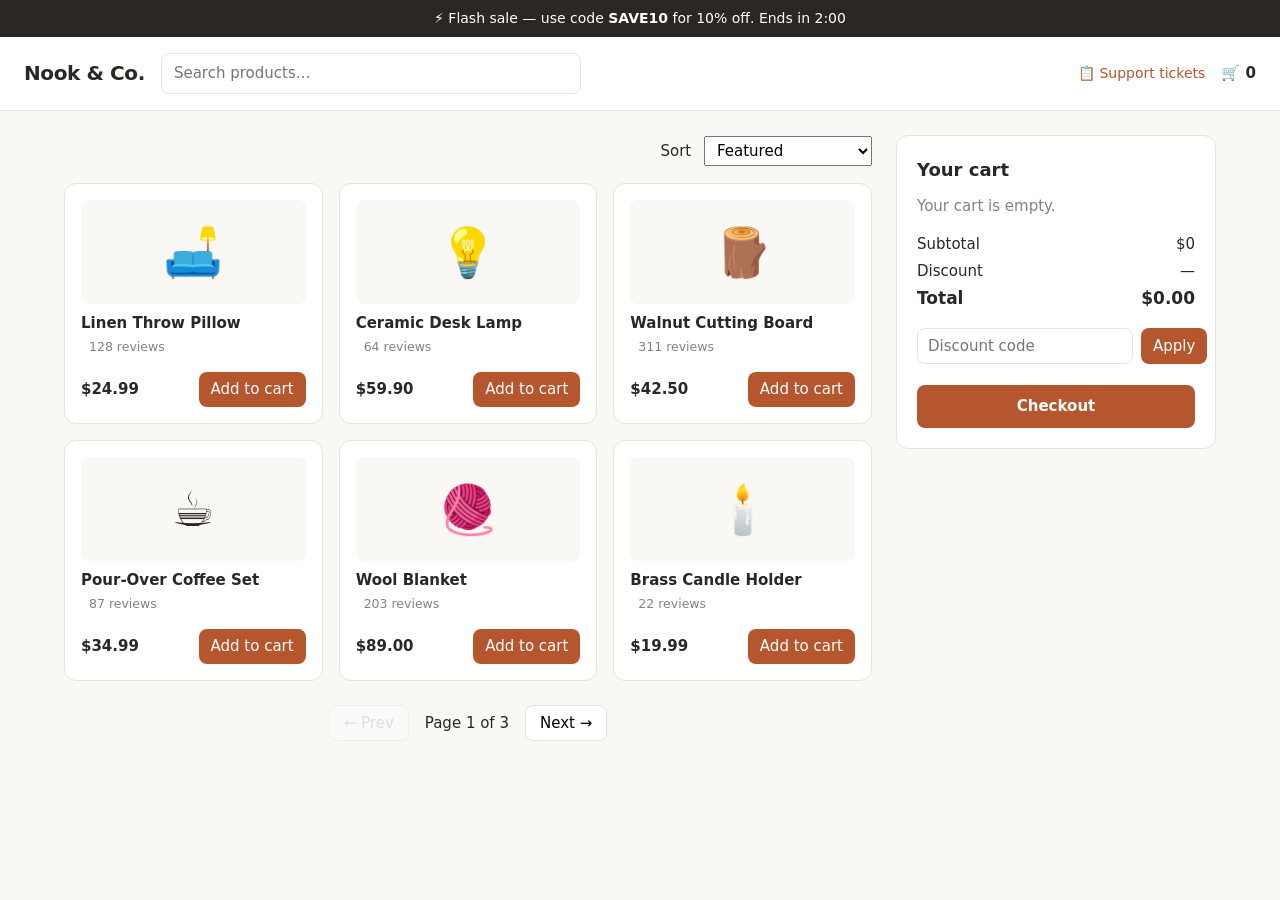
<file: index.html>
<!doctype html>
<html lang="en">
<head>
  <meta charset="utf-8">
  <meta name="viewport" content="width=device-width, initial-scale=1">
  <title>Nook &amp; Co. — Home Goods</title>
  <link rel="stylesheet" href="styles.css">
</head>
<body>
  <div class="promo" id="promo">
    <span id="promo-text">⚡ Flash sale — use code <b>SAVE10</b> for 10% off. Ends in <span id="countdown">--:--</span></span>
  </div>

  <header class="header">
    <div class="logo">Nook &amp; Co.</div>
    <input id="search" type="search" placeholder="Search products…" autocomplete="off">
    <a class="tickets-link" href="tickets.html" target="_blank" rel="noopener">📋 Support tickets</a>
    <div class="cart-badge">🛒 <span id="cart-count">0</span></div>
  </header>

  <main class="layout">
    <section class="catalog">
      <div class="toolbar">
        <span id="results-info" class="muted"></span>
        <label>Sort
          <select id="sort">
            <option value="featured">Featured</option>
            <option value="price-asc">Price: low to high</option>
            <option value="price-desc">Price: high to low</option>
            <option value="rating">Top rated</option>
          </select>
        </label>
      </div>

      <div id="grid" class="grid"></div>

      <nav class="pager">
        <button id="prev">← Prev</button>
        <span id="page-label"></span>
        <button id="next">Next →</button>
      </nav>
    </section>

    <aside class="cart">
      <h2>Your cart</h2>
      <ul id="cart-list" class="cart-list"></ul>
      <dl class="totals">
        <dt>Subtotal</dt><dd id="subtotal">$0</dd>
        <dt>Discount</dt><dd id="discount">—</dd>
        <dt class="grand">Total</dt><dd id="total" class="grand">$0.00</dd>
      </dl>
      <form id="coupon-form" class="coupon">
        <input id="coupon" placeholder="Discount code" autocomplete="off">
        <button type="submit">Apply</button>
      </form>
      <p id="coupon-msg" class="muted small"></p>
      <button class="checkout">Checkout</button>
    </aside>
  </main>

  <div id="modal" class="modal" hidden>
    <div class="dialog" role="dialog" aria-modal="true" aria-labelledby="modal-title">
      <button id="modal-close" class="close" aria-label="Close">×</button>
      <div id="modal-emoji" class="modal-emoji"></div>
      <h2 id="modal-title"></h2>
      <p id="modal-desc"></p>
      <p><span id="modal-price" class="price"></span></p>
      <p id="modal-delivery" class="muted small"></p>
      <button id="modal-add" class="add">Add to cart</button>
      <h3>Reviews</h3>
      <ul id="reviews" class="reviews"></ul>
    </div>
  </div>

  <script type="module" src="app.js"></script>
</body>
</html>
</file>
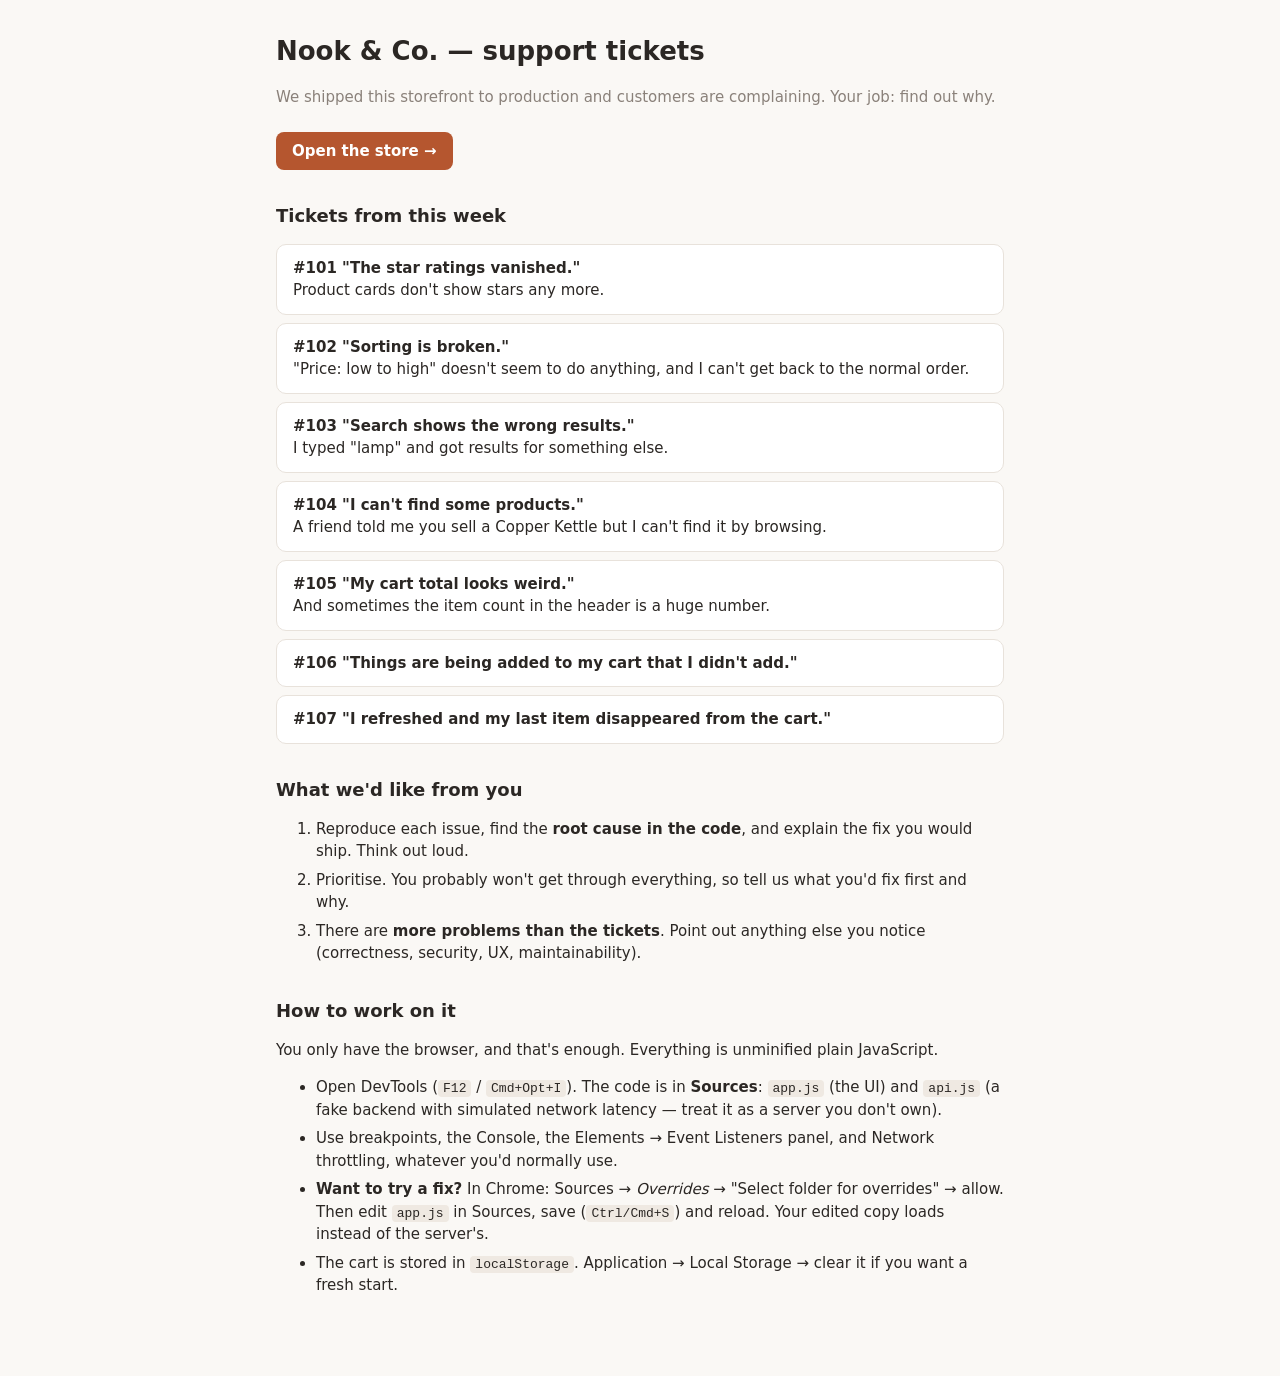
<file: tickets.html>
<!doctype html>
<html lang="en">
<head>
  <meta charset="utf-8">
  <meta name="viewport" content="width=device-width, initial-scale=1">
  <title>Support Tickets — Nook &amp; Co.</title>
  <link rel="stylesheet" href="styles.css">
  <style>
    .brief { max-width: 760px; margin: 0 auto; padding: 32px 16px 64px; }
    .brief h1 { font-size: 26px; margin: 0 0 4px; }
    .brief h2 { font-size: 18px; margin-top: 32px; }
    .ticket { background: var(--surface); border: 1px solid var(--border); border-radius: 10px; padding: 12px 16px; margin: 8px 0; }
    .ticket b { display: block; }
    .brief code { background: #efe9e2; padding: 1px 5px; border-radius: 4px; font-size: 13px; }
    .brief ol li, .brief ul li { margin-bottom: 6px; }
    .cta { display: inline-block; margin-top: 8px; background: var(--accent); color: #fff; padding: 8px 16px; border-radius: 8px; text-decoration: none; font-weight: 600; }
  </style>
</head>
<body>
  <div class="brief">
    <h1>Nook &amp; Co. — support tickets</h1>
    <p class="muted">We shipped this storefront to production and customers are complaining. Your job: find out why.</p>
    <a class="cta" href="./" target="_blank" rel="noopener">Open the store →</a>

    <h2>Tickets from this week</h2>
    <div class="ticket"><b>#101 "The star ratings vanished."</b>Product cards don't show stars any more.</div>
    <div class="ticket"><b>#102 "Sorting is broken."</b>"Price: low to high" doesn't seem to do anything, and I can't get back to the normal order.</div>
    <div class="ticket"><b>#103 "Search shows the wrong results."</b>I typed "lamp" and got results for something else.</div>
    <div class="ticket"><b>#104 "I can't find some products."</b>A friend told me you sell a Copper Kettle but I can't find it by browsing.</div>
    <div class="ticket"><b>#105 "My cart total looks weird."</b>And sometimes the item count in the header is a huge number.</div>
    <div class="ticket"><b>#106 "Things are being added to my cart that I didn't add."</b></div>
    <div class="ticket"><b>#107 "I refreshed and my last item disappeared from the cart."</b></div>

    <h2>What we'd like from you</h2>
    <ol>
      <li>Reproduce each issue, find the <b>root cause in the code</b>, and explain the fix you would ship. Think out loud.</li>
      <li>Prioritise. You probably won't get through everything, so tell us what you'd fix first and why.</li>
      <li>There are <b>more problems than the tickets</b>. Point out anything else you notice (correctness, security, UX, maintainability).</li>
    </ol>

    <h2>How to work on it</h2>
    <p>You only have the browser, and that's enough. Everything is unminified plain JavaScript.</p>
    <ul>
      <li>Open DevTools (<code>F12</code> / <code>Cmd+Opt+I</code>). The code is in <b>Sources</b>: <code>app.js</code> (the UI) and <code>api.js</code> (a fake backend with simulated network latency — treat it as a server you don't own).</li>
      <li>Use breakpoints, the Console, the Elements → Event Listeners panel, and Network throttling, whatever you'd normally use.</li>
      <li><b>Want to try a fix?</b> In Chrome: Sources → <i>Overrides</i> → "Select folder for overrides" → allow. Then edit <code>app.js</code> in Sources, save (<code>Ctrl/Cmd+S</code>) and reload. Your edited copy loads instead of the server's.</li>
      <li>The cart is stored in <code>localStorage</code>. Application → Local Storage → clear it if you want a fresh start.</li>
    </ul>
  </div>
</body>
</html>
</file>
<file: styles.css>
:root {
  --bg: #faf8f5;
  --surface: #ffffff;
  --text: #2b2724;
  --muted: #8a817a;
  --border: #e8e2db;
  --accent: #b5562f;
  --accent-text: #ffffff;
}

* { box-sizing: border-box; }

body {
  margin: 0;
  font: 15px/1.5 system-ui, -apple-system, "Segoe UI", sans-serif;
  background: var(--bg);
  color: var(--text);
}

button { font: inherit; cursor: pointer; }
.muted { color: var(--muted); }
.small { font-size: 13px; }

.promo {
  background: var(--text);
  color: #fff;
  text-align: center;
  padding: 8px 16px;
  font-size: 14px;
}

.header {
  display: flex;
  gap: 16px;
  align-items: center;
  padding: 16px 24px;
  background: var(--surface);
  border-bottom: 1px solid var(--border);
}
.logo { font-weight: 700; font-size: 20px; letter-spacing: -0.02em; }
#search {
  flex: 1;
  max-width: 420px;
  padding: 8px 12px;
  border: 1px solid var(--border);
  border-radius: 8px;
  font: inherit;
}
.tickets-link { margin-left: auto; color: var(--accent); font-size: 14px; text-decoration: none; }
.cart-badge { font-weight: 600; }

.layout {
  display: grid;
  grid-template-columns: 1fr 320px;
  gap: 24px;
  padding: 24px;
  max-width: 1200px;
  margin: 0 auto;
}

.toolbar {
  display: flex;
  justify-content: space-between;
  align-items: center;
  margin-bottom: 16px;
  min-height: 32px;
}
.toolbar select { margin-left: 8px; padding: 4px 8px; font: inherit; }

.grid {
  display: grid;
  grid-template-columns: repeat(auto-fill, minmax(200px, 1fr));
  gap: 16px;
}

.card {
  background: var(--surface);
  border: 1px solid var(--border);
  border-radius: 12px;
  padding: 16px;
  cursor: pointer;
  transition: box-shadow 0.15s;
}
.card:hover { box-shadow: 0 4px 16px rgb(0 0 0 / 0.06); }
.card h3 { font-size: 15px; margin: 8px 0 4px; }
.thumb {
  font-size: 48px;
  text-align: center;
  background: var(--bg);
  border-radius: 8px;
  padding: 16px 0;
}
.meta { display: flex; gap: 8px; align-items: baseline; min-height: 22px; }
.stars { color: #d49a2a; letter-spacing: 1px; }
.row { display: flex; justify-content: space-between; align-items: center; margin-top: 12px; }
.price { font-weight: 700; }

.add, .checkout, .coupon button {
  background: var(--accent);
  color: var(--accent-text);
  border: 0;
  border-radius: 8px;
  padding: 6px 12px;
}

.pager {
  display: flex;
  justify-content: center;
  align-items: center;
  gap: 16px;
  margin-top: 24px;
}
.pager button {
  padding: 6px 14px;
  border: 1px solid var(--border);
  background: var(--surface);
  border-radius: 8px;
}
.pager button:disabled { opacity: 0.4; cursor: default; }

.cart {
  background: var(--surface);
  border: 1px solid var(--border);
  border-radius: 12px;
  padding: 20px;
  align-self: start;
  position: sticky;
  top: 24px;
}
.cart h2 { margin: 0 0 12px; font-size: 18px; }
.cart-list { list-style: none; margin: 0; padding: 0; }
.line {
  display: grid;
  grid-template-columns: 1fr 52px 70px 24px;
  gap: 8px;
  align-items: center;
  padding: 8px 0;
  border-bottom: 1px solid var(--border);
  font-size: 14px;
}
.qty { width: 52px; padding: 2px 4px; font: inherit; }
.line-total { text-align: right; }
.remove { border: 0; background: none; color: var(--muted); font-size: 18px; }

.totals {
  display: grid;
  grid-template-columns: 1fr auto;
  gap: 4px 12px;
  margin: 16px 0;
}
.totals dt, .totals dd { margin: 0; }
.totals dd { text-align: right; }
.grand { font-weight: 700; font-size: 17px; }

.coupon { display: flex; gap: 8px; }
.coupon input {
  flex: 1;
  padding: 6px 10px;
  border: 1px solid var(--border);
  border-radius: 8px;
  font: inherit;
}
.checkout { width: 100%; padding: 10px; margin-top: 8px; font-weight: 600; }

.modal {
  position: fixed;
  inset: 0;
  background: rgb(0 0 0 / 0.4);
  display: grid;
  place-items: center;
  padding: 16px;
}
.modal[hidden] { display: none; }
.dialog {
  position: relative;
  background: var(--surface);
  border-radius: 16px;
  padding: 24px;
  width: min(480px, 100%);
  max-height: 90vh;
  overflow: auto;
}
.close {
  position: absolute;
  top: 12px;
  right: 12px;
  border: 0;
  background: none;
  font-size: 22px;
}
.modal-emoji { font-size: 64px; text-align: center; }
.reviews { padding-left: 18px; }
.reviews li { margin-bottom: 8px; }

@media (max-width: 800px) {
  .layout { grid-template-columns: 1fr; padding: 16px; }
  .header { padding: 12px 16px; flex-wrap: wrap; }
  .cart { position: static; }
}
</file>
